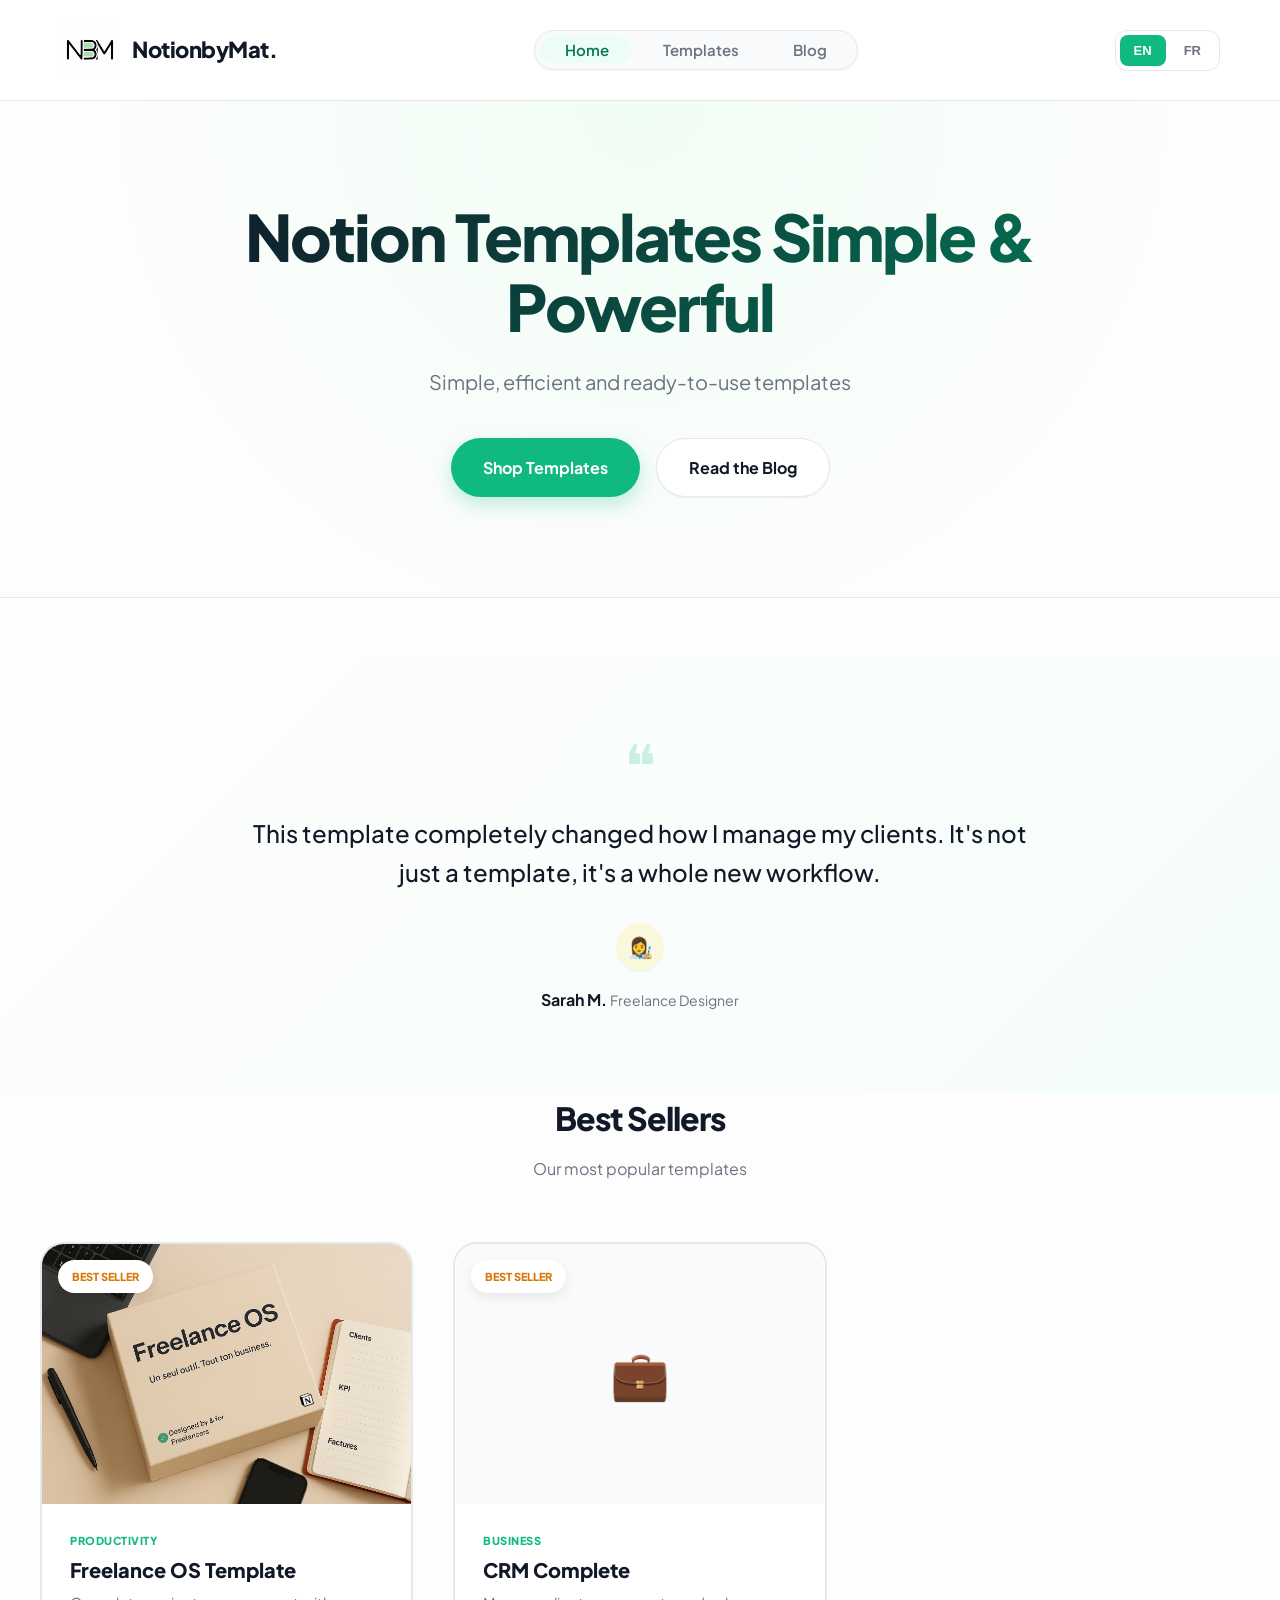
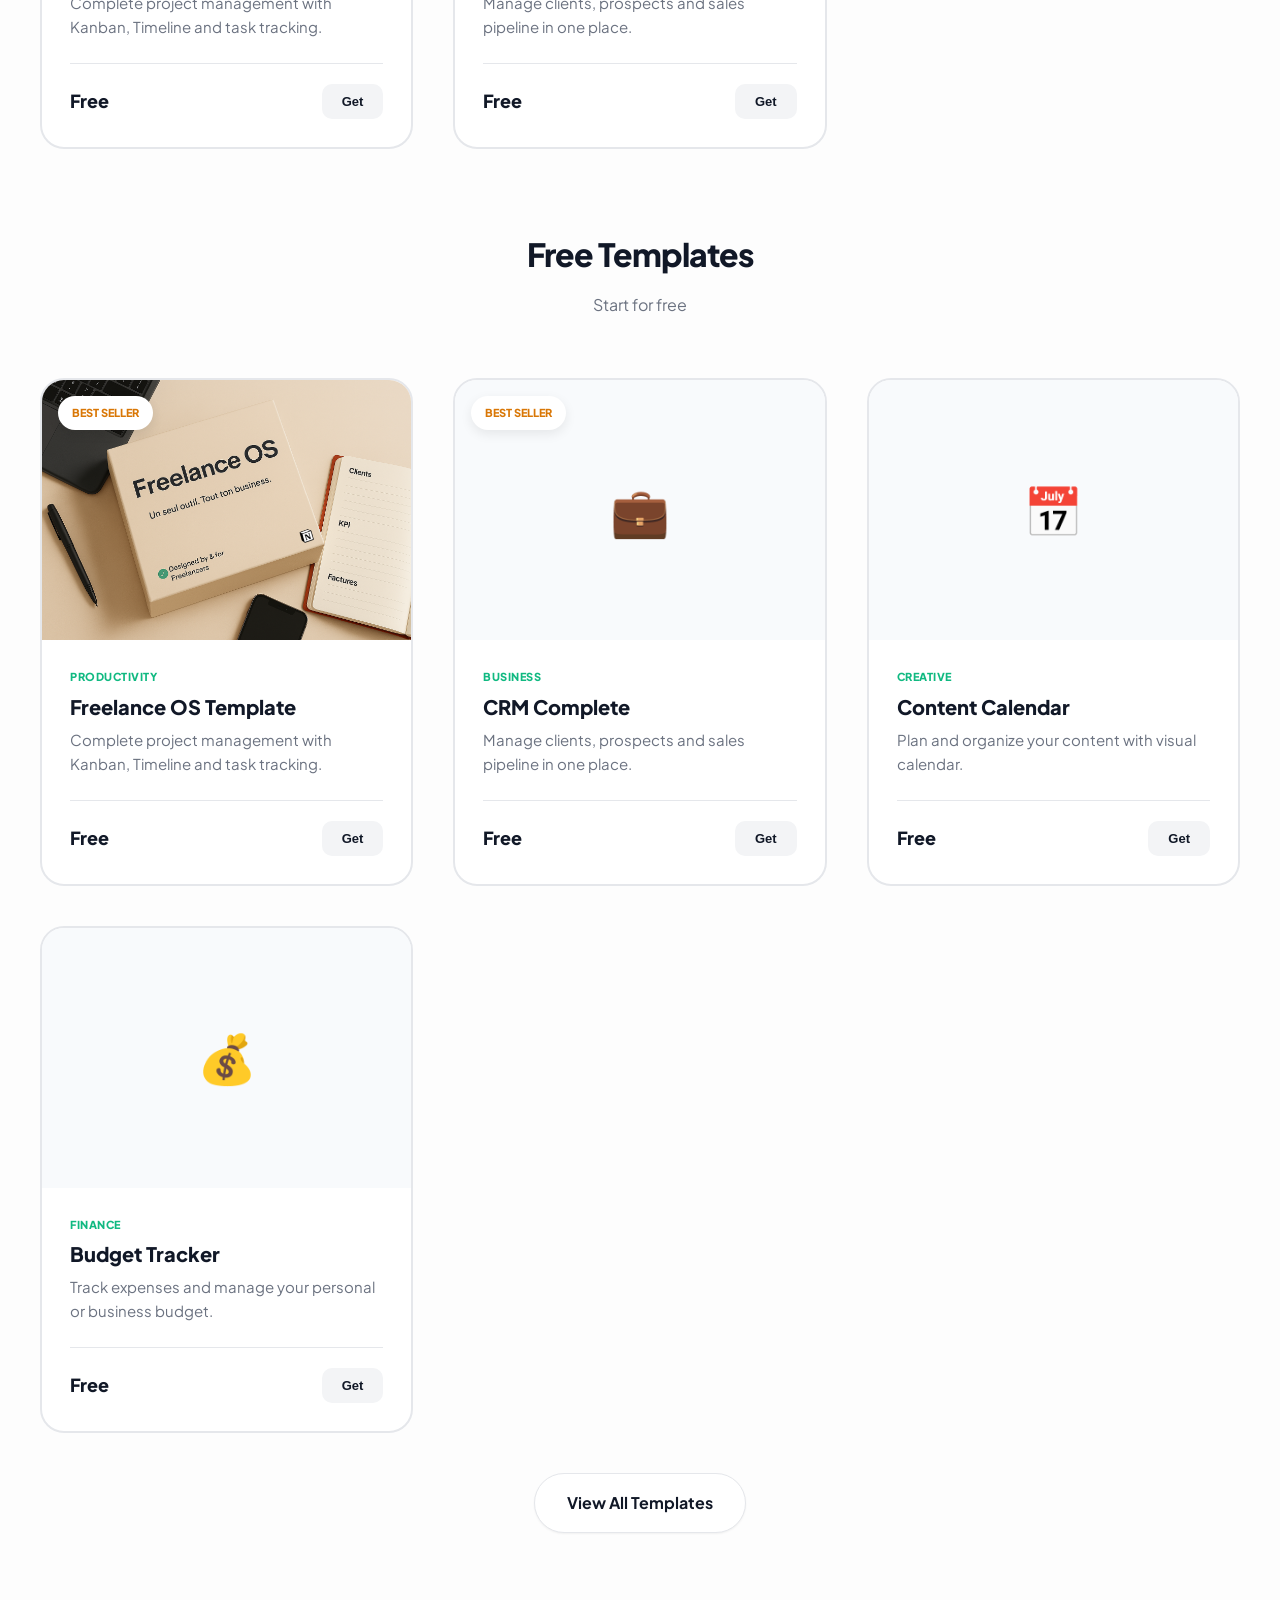
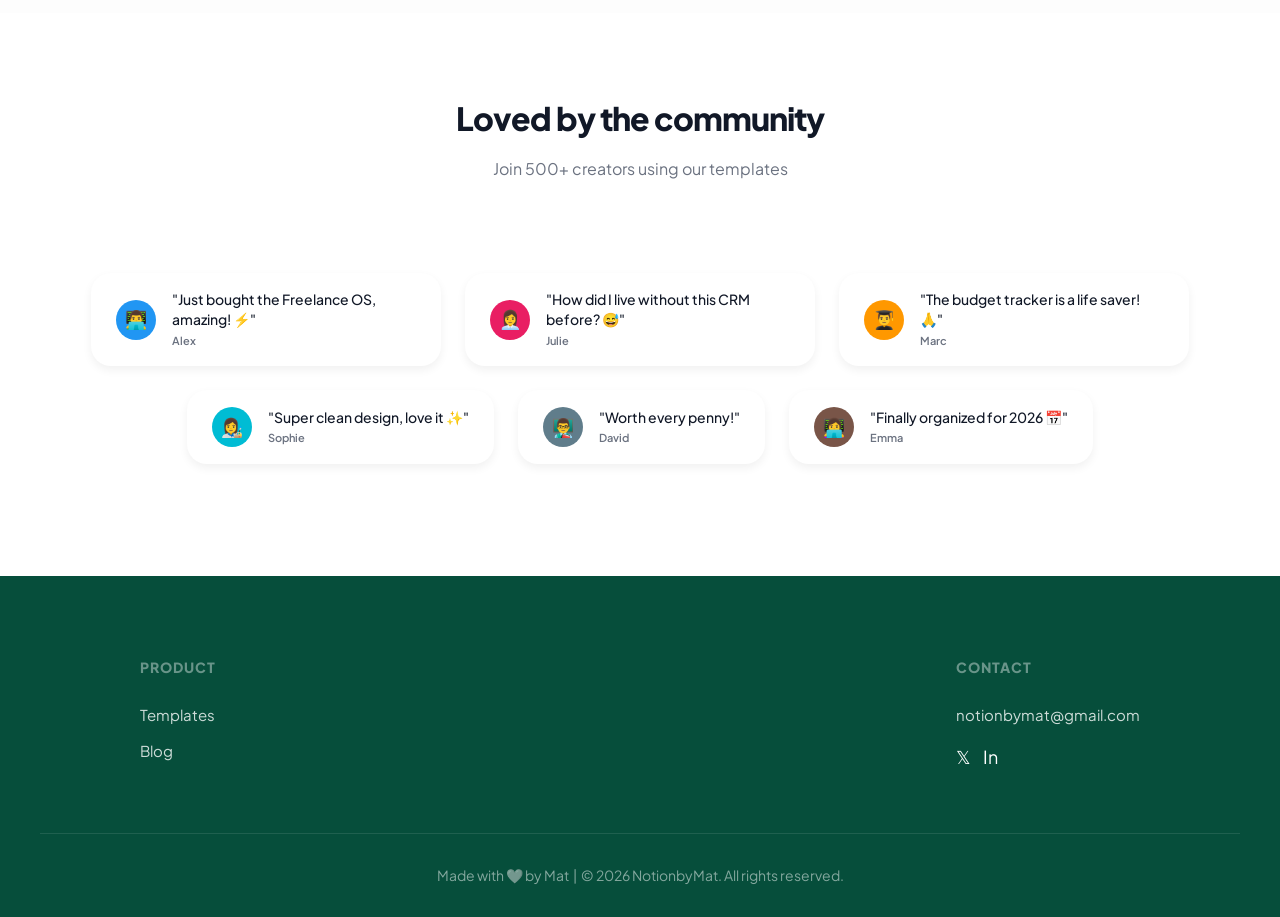
<file: index.html>
<!DOCTYPE html>
<html lang="en">

<head>
  <meta charset="UTF-8" />
  <meta name="viewport" content="width=device-width, initial-scale=1.0" />

  <!-- SEO -->
  <title>NotionbyMat - Notion Templates Simple & Powerful</title>
  <meta name="description"
    content="Discover simple, efficient and ready-to-use Notion templates for freelancers, businesses, and creatives. Free and Premium templates available.">
  <meta name="keywords" content="Notion templates, productivity, freelance, business, CRM, project management">
  <meta name="author" content="NotionbyMat">

  <!-- Open Graph / Facebook -->
  <meta property="og:type" content="website">
  <meta property="og:url" content="https://notionbymat.com/">
  <meta property="og:title" content="NotionbyMat - Notion Templates Simple & Powerful">
  <meta property="og:description"
    content="Discover simple, efficient and ready-to-use Notion templates for freelancers, businesses, and creatives.">
  <meta property="og:image" content="https://notionbymat.com/images/og-image.jpg">

  <!-- Twitter -->
  <meta property="twitter:card" content="summary_large_image">
  <meta property="twitter:url" content="https://notionbymat.com/">
  <meta property="twitter:title" content="NotionbyMat - Notion Templates Simple & Powerful">
  <meta property="twitter:description"
    content="Discover simple, efficient and ready-to-use Notion templates for freelancers, businesses, and creatives.">
  <meta property="twitter:image" content="https://notionbymat.com/images/og-image.png">

  <link rel="icon" type="image/svg+xml" href="images/logo.svg">
  <link rel="stylesheet" href="style.css" />
</head>

<body>
  <!-- HEADER UNIFIÉ -->
  <nav>
    <a href="index.html" class="logo">
      <img src="images/logo.svg" alt="NotionbyMat Logo">
      <span>NotionbyMat.</span>
    </a>

    <ul class="nav-center">
      <li><a href="index.html" class="active-page" data-i18n="nav.home">Accueil</a></li>
      <li><a href="templates.html" data-i18n="nav.templates">Templates</a></li>
      <li><a href="blog.html" data-i18n="nav.blog">Blog</a></li>
    </ul>

    <div class="nav-right">
      <div class="lang-switcher" aria-label="Language switcher">
        <button class="lang-btn active" data-lang="en" type="button">EN</button>
        <button class="lang-btn" data-lang="fr" type="button">FR</button>
      </div>
    </div>
  </nav>

  <main>
    <!-- HERO WRAPPER -->
    <div class="hero-wrapper">
      <header class="hero">
        <h1 data-i18n="hero.title">Notion Templates Simple &amp; Powerful</h1>
        <p class="hero-subtitle" data-i18n="hero.subtitle">Simple, efficient and ready-to-use templates</p>

        <div class="hero-cta">
          <a class="btn btn-primary" href="templates.html" data-i18n="hero.cta.primary">Shop Templates</a>
          <a class="btn btn-secondary" href="blog.html" data-i18n="hero.cta.secondary">Read the Blog</a>
        </div>
      </header>
    </div>

    <!-- FEATURED QUOTE SECTION -->
    <section class="featured-quote-section" id="quoteSection">
      <div class="quote-container">
        <div class="quote-icon">❝</div>
        <p class="quote-text" id="quoteText" data-i18n-html="true"></p>
        <div class="quote-author">
          <div class="quote-avatar" id="quoteAvatar"></div>
          <div class="quote-info">
            <span class="quote-name" id="quoteName"></span>
            <span class="quote-role" id="quoteRole"></span>
          </div>
        </div>
      </div>
    </section>

    <!-- BEST SELLERS -->
    <section class="templates">
      <div class="section-header">
        <h2 data-i18n="section.bestsellers">Best Sellers</h2>
        <p data-i18n="section.bestsellers.subtitle">Our most popular templates</p>
      </div>

      <div class="templates-grid" id="bestsellersGrid"></div>
    </section>

    <!-- FREE TEMPLATES -->
    <section class="templates">
      <div class="section-header">
        <h2 data-i18n="section.free">Free Templates</h2>
        <p data-i18n="section.free.subtitle">Start for free</p>
      </div>

      <div class="templates-grid" id="freeGrid"></div>

      <div class="center-actions" style="text-align: center; margin-top: 40px;">
        <a class="btn btn-secondary" href="templates.html" data-i18n="common.learnMore">View All Templates</a>
      </div>
    </section>
  </main>



  <!-- CHAT WALL SECTION -->
  <section class="chat-wall-section">
    <div class="section-header">
      <h2 data-i18n="testimonials.title">Loved by the community</h2>
      <p data-i18n="testimonials.subtitle">Join 500+ creators using our templates</p>
    </div>
    <div class="chat-wall-grid" id="chatWallGrid">
      <!-- Chat bubbles injected by JS -->
    </div>
  </section>

  <!-- FOOTER UNIFIÉ -->
  <footer>
    <div class="footer-content">
      <div class="footer-section">
        <h3 data-i18n="footer.product">Product</h3>
        <a href="templates.html" data-i18n="footer.templates">Templates</a>
        <a href="blog.html" data-i18n="footer.blog">Blog</a>
      </div>
      <div class="footer-section">
        <h3 data-i18n="footer.contact">Contact</h3>
        <p>notionbymat@gmail.com</p>
        <div class="footer-socials">
          <a href="#" class="social-link">𝕏</a>
          <a href="#" class="social-link">In</a>
        </div>
      </div>
    </div>
    <div class="footer-bottom">
      <p>Made with <span class="heart">🤍</span> by Mat &nbsp;|&nbsp; <span data-i18n="footer.rights">© 2026
          NotionbyMat. All rights reserved.</span></p>
    </div>
  </footer>

  <!-- Scripts -->
  <script src="translations.js"></script>
  <script src="data.js"></script>
  <script src="blogData.js"></script>
  <script src="testimonialsData.js"></script>
  <script src="script.js"></script>
</body>

</html>
</file>
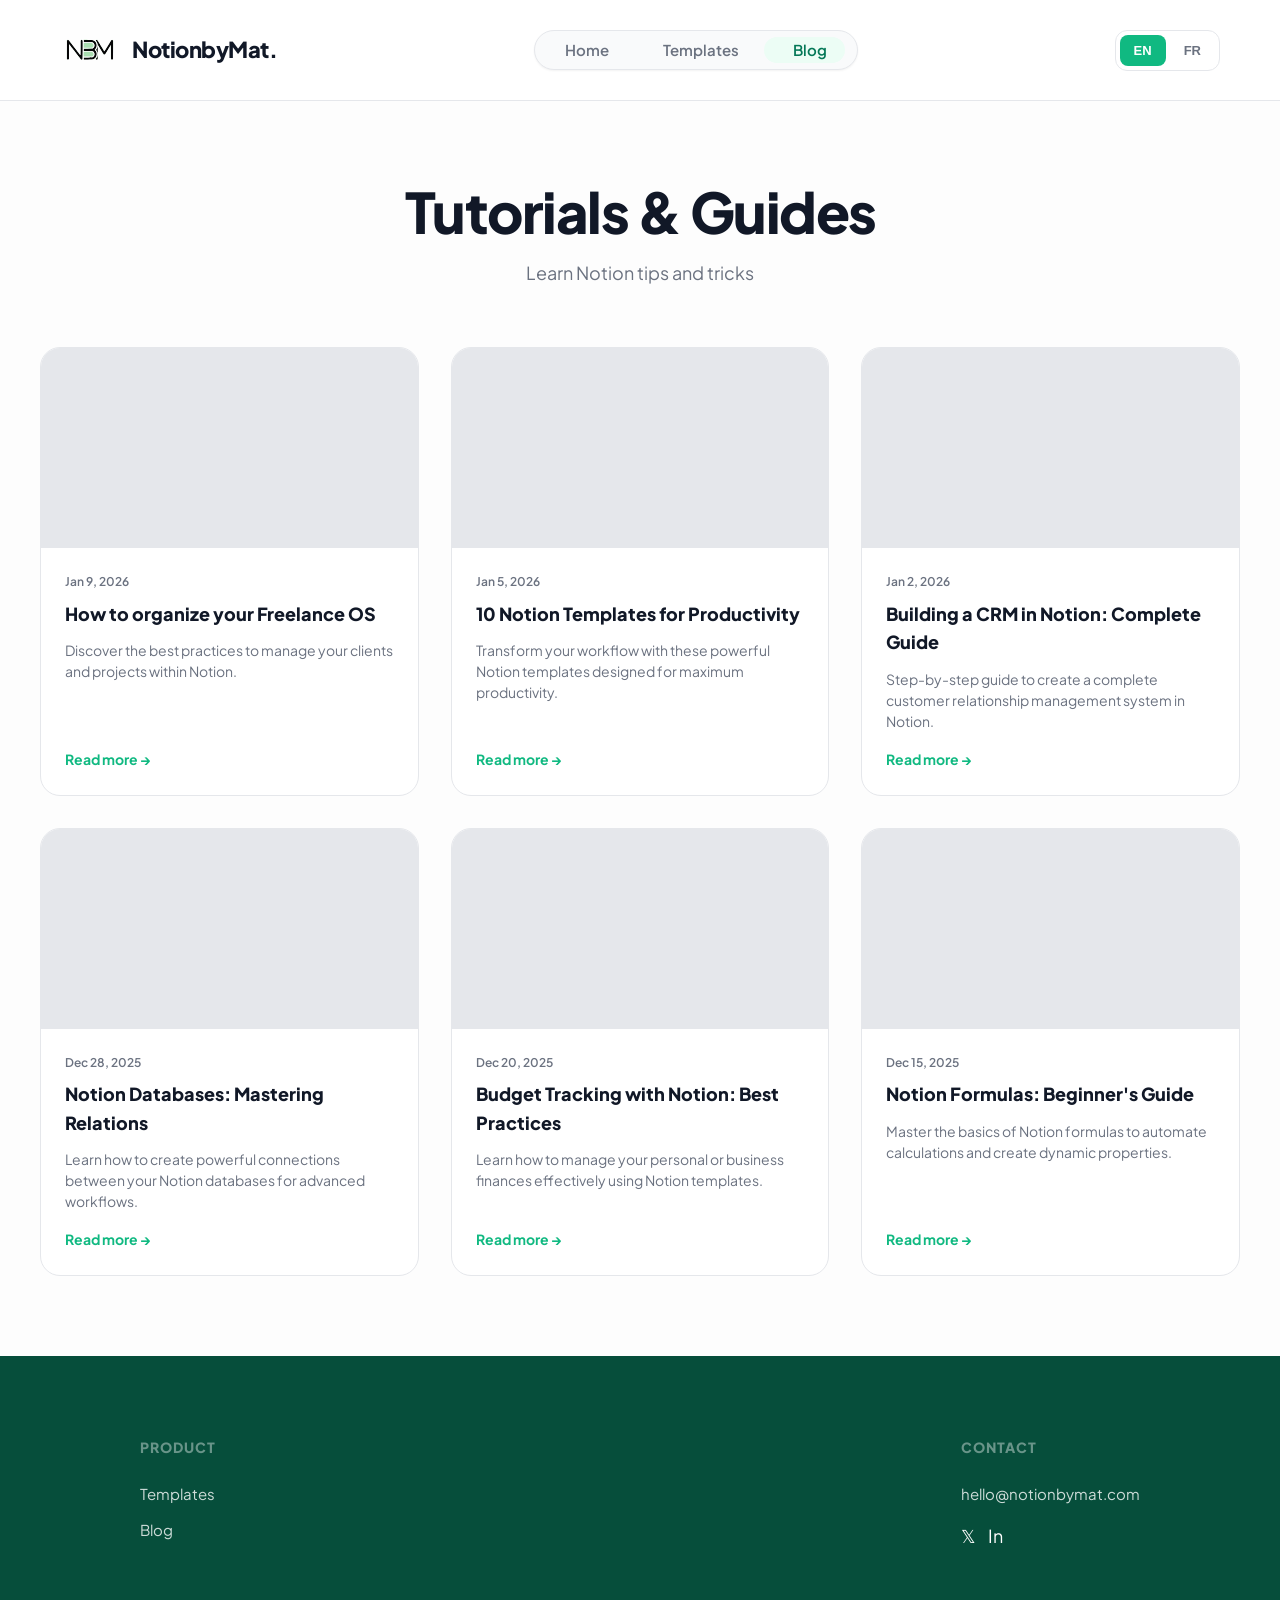
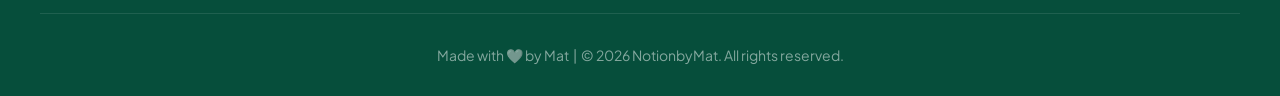
<file: blog.html>
<!DOCTYPE html>
<html lang="en">

<head>
  <meta charset="UTF-8">
  <meta name="viewport" content="width=device-width, initial-scale=1.0">

  <!-- SEO -->
  <title>Blog - Tutorials & Guides - NotionbyMat</title>
  <meta name="description"
    content="Learn Notion tips and tricks through our tutorials and guides. Master Notion for productivity, business, and personal organization.">
  <meta name="keywords" content="Notion tutorials, Notion tips, productivity guides, Notion how-to">

  <!-- Open Graph / Facebook -->
  <meta property="og:type" content="website">
  <meta property="og:url" content="https://notionbymat.com/blog">
  <meta property="og:title" content="Blog - Tutorials & Guides - NotionbyMat">
  <meta property="og:description" content="Learn Notion tips and tricks through our tutorials and guides.">
  <meta property="og:image" content="https://notionbymat.com/images/og-image.jpg">

  <!-- Twitter -->
  <meta property="twitter:card" content="summary_large_image">
  <meta property="twitter:url" content="https://notionbymat.com/blog">
  <meta property="twitter:title" content="Blog - Tutorials & Guides - NotionbyMat">
  <meta property="twitter:description" content="Learn Notion tips and tricks through our tutorials and guides.">
  <meta property="twitter:image" content="https://notionbymat.com/images/og-image.jpg">

  <link rel="icon" type="image/svg+xml" href="images/logo.svg">
  <link rel="stylesheet" href="style.css">
</head>

<body>

  <!-- HEADER UNIFIÉ -->
  <nav>
    <a href="index.html" class="logo">
      <img src="images/logo.svg" alt="NotionbyMat Logo">
      <span>NotionbyMat.</span>
    </a>

    <ul class="nav-center">
      <li><a href="index.html" data-i18n="nav.home">Accueil</a></li>
      <li><a href="templates.html" data-i18n="nav.templates">Templates</a></li>
      <li><a href="blog.html" class="active-page" data-i18n="nav.blog">Blog</a></li>
    </ul>

    <div class="nav-right">
      <div class="lang-switcher">
        <button class="lang-btn active" data-lang="en">EN</button>
        <button class="lang-btn" data-lang="fr">FR</button>
      </div>
    </div>
  </nav>

  <main>
    <header class="page-header">
      <h1 data-i18n="blog.title">Tutorials & Guides</h1>
      <p data-i18n="blog.subtitle">Learn Notion tips and tricks</p>
    </header>

    <section class="templates">
      <div class="blog-grid" id="blogGrid">
        <!-- Articles injectés par JS ou HTML statique -->
        <div class="blog-card">
          <div class="blog-image"></div>
          <div class="blog-content">
            <span class="blog-date">Jan 09, 2026</span>
            <h3 class="blog-title">How to organize your Freelance OS</h3>
            <p class="blog-excerpt">Discover the best practices to manage your clients and projects within Notion.</p>
            <a href="#" class="blog-link">Read more →</a>
          </div>
        </div>
      </div>
    </section>
  </main>

  <!-- FOOTER UNIFIÉ -->
  <footer>
    <div class="footer-content">
      <div class="footer-section">
        <h3 data-i18n="footer.product">Product</h3>
        <a href="templates.html" data-i18n="footer.templates">Templates</a>
        <a href="blog.html" data-i18n="footer.blog">Blog</a>
      </div>
      <div class="footer-section">
        <h3 data-i18n="footer.contact">Contact</h3>
        <p>hello@notionbymat.com</p>
        <div class="footer-socials">
          <a href="#" class="social-link">𝕏</a>
          <a href="#" class="social-link">In</a>
        </div>
      </div>
    </div>
    <div class="footer-bottom">
      <p>Made with <span class="heart">🤍</span> by Mat &nbsp;|&nbsp; <span data-i18n="footer.rights">© 2026
          NotionbyMat. All rights reserved.</span></p>
    </div>
  </footer>

  <!-- Scripts -->
  <script src="translations.js"></script>
  <script src="data.js"></script>
  <script src="blogData.js"></script>
  <script src="script.js"></script>
</body>

</html>
</file>
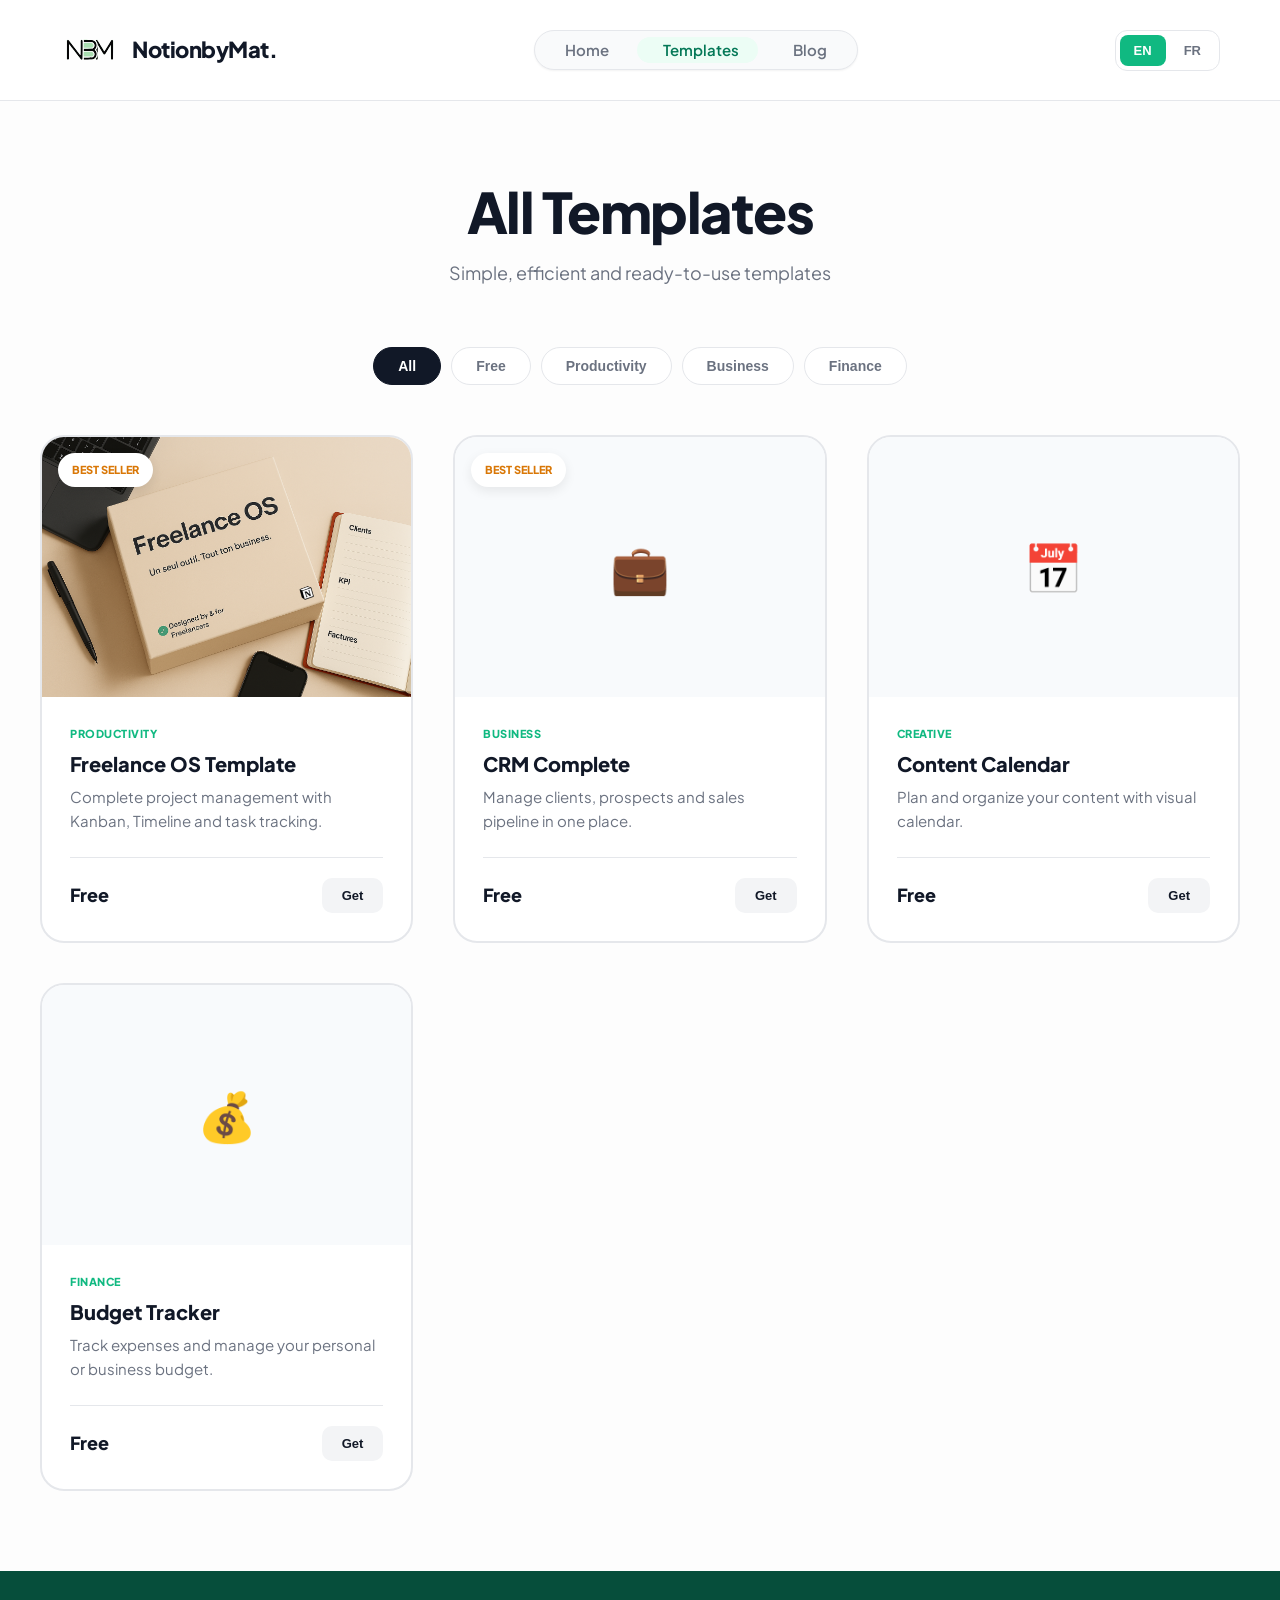
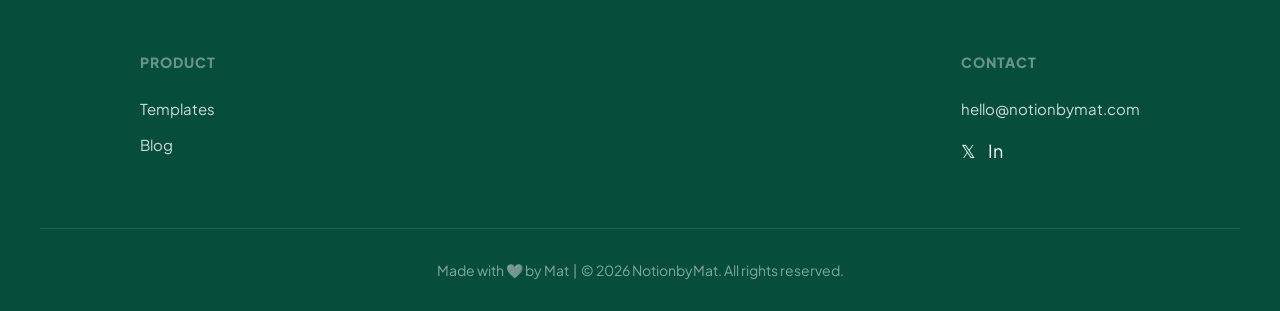
<file: templates.html>
<!DOCTYPE html>
<html lang="en">

<head>
  <meta charset="UTF-8" />
  <meta name="viewport" content="width=device-width, initial-scale=1.0" />

  <!-- SEO -->
  <title>All Templates - NotionbyMat</title>
  <meta name="description"
    content="Browse our complete collection of Notion templates. Find productivity, business, finance and creative templates for all your needs.">
  <meta name="keywords" content="Notion templates, productivity templates, business templates, CRM, freelance OS">

  <!-- Open Graph / Facebook -->
  <meta property="og:type" content="website">
  <meta property="og:url" content="https://notionbymat.com/templates">
  <meta property="og:title" content="All Templates - NotionbyMat">
  <meta property="og:description"
    content="Browse our complete collection of Notion templates for productivity, business, and more.">
  <meta property="og:image" content="https://notionbymat.com/images/og-image.jpg">

  <!-- Twitter -->
  <meta property="twitter:card" content="summary_large_image">
  <meta property="twitter:url" content="https://notionbymat.com/templates">
  <meta property="twitter:title" content="All Templates - NotionbyMat">
  <meta property="twitter:description"
    content="Browse our complete collection of Notion templates for productivity, business, and more.">
  <meta property="twitter:image" content="https://notionbymat.com/images/og-image.jpg">

  <link rel="icon" type="image/svg+xml" href="images/logo.svg">
  <link rel="stylesheet" href="style.css" />
</head>

<body>
  <!-- HEADER UNIFIÉ -->
  <nav>
    <a href="index.html" class="logo">
      <img src="images/logo.svg" alt="NotionbyMat Logo">
      <span>NotionbyMat.</span>
    </a>

    <ul class="nav-center">
      <li><a href="index.html" data-i18n="nav.home">Accueil</a></li>
      <li><a href="templates.html" class="active-page" data-i18n="nav.templates">Templates</a></li>
      <li><a href="blog.html" data-i18n="nav.blog">Blog</a></li>
    </ul>

    <div class="nav-right">
      <div class="lang-switcher" aria-label="Language switcher">
        <button class="lang-btn active" data-lang="en" type="button">EN</button>
        <button class="lang-btn" data-lang="fr" type="button">FR</button>
      </div>
    </div>
  </nav>

  <main>
    <header class="page-header">
      <h1 data-i18n="templates.title">All Templates</h1>
      <p data-i18n="templates.subtitle">Simple, efficient and ready-to-use templates</p>
    </header>

    <section class="templates">
      <div class="filter-buttons">
        <button class="filter-btn active" data-filter="all" type="button" data-i18n="filter.all">All</button>
        <button class="filter-btn" data-filter="free" type="button" data-i18n="filter.free">Free</button>
        <button class="filter-btn" data-filter="productivity" type="button"
          data-i18n="filter.productivity">Productivity</button>
        <button class="filter-btn" data-filter="business" type="button" data-i18n="filter.business">Business</button>
        <button class="filter-btn" data-filter="finance" type="button" data-i18n="filter.finance">Finance</button>
      </div>

      <div class="templates-grid" id="templatesGrid"></div>
    </section>
  </main>

  <!-- FOOTER UNIFIÉ -->
  <footer>
    <div class="footer-content">
      <div class="footer-section">
        <h3 data-i18n="footer.product">Product</h3>
        <a href="templates.html" data-i18n="footer.templates">Templates</a>
        <a href="blog.html" data-i18n="footer.blog">Blog</a>
      </div>
      <div class="footer-section">
        <h3 data-i18n="footer.contact">Contact</h3>
        <p>hello@notionbymat.com</p>
        <div class="footer-socials">
          <a href="#" class="social-link">𝕏</a>
          <a href="#" class="social-link">In</a>
        </div>
      </div>
    </div>
    <div class="footer-bottom">
      <p>Made with <span class="heart">🤍</span> by Mat &nbsp;|&nbsp; <span data-i18n="footer.rights">© 2026
          NotionbyMat. All rights reserved.</span></p>
    </div>
  </footer>

  <!-- Scripts -->
  <script src="translations.js"></script>
  <script src="data.js"></script>
  <script src="blogData.js"></script>
  <script src="script.js"></script>
</body>

</html>
</file>
<file: style.css>
/* ==========================================================================
   NOTIONBYMAT - HYBRID STYLES 2026
   Design: Modern Green UI (Glassmorphism + Emerald)
   Structure: Robust Functional CSS
   ========================================================================== */

/* --- IMPORTS & VARIABLES --- */
@import url('https://fonts.googleapis.com/css2?family=Plus+Jakarta+Sans:wght@400;500;600;700;800&display=swap');

:root {
  /* --- PALETTE 2026 : EMERALD & MINT --- */
  --color-primary: #10B981;
  --color-primary-dark: #047857;
  --color-primary-light: #ECFDF5;
  --color-secondary: #064E3B;

  /* --- NEUTRES MODERNES --- */
  --color-bg: #FDFDFD;
  --color-surface: #FFFFFF;

  --color-text-main: #111827;
  --color-text-muted: #6B7280;
  --color-border: #E5E7EB;

  /* --- DESIGN TOKENS --- */
  --radius-lg: 20px;
  --radius-md: 12px;
  --radius-sm: 8px;
  --radius-pill: 999px;

  --font-sans: 'Plus Jakarta Sans', -apple-system, BlinkMacSystemFont, sans-serif;

  /* Ombres (Elevations) */
  --shadow-sm: 0 1px 2px rgba(0, 0, 0, 0.05);
  --shadow-card: 0 4px 10px rgba(0, 0, 0, 0.06);
  --shadow-hover: 0 20px 25px -5px rgba(0, 0, 0, 0.08), 0 10px 10px -5px rgba(0, 0, 0, 0.03);
  --shadow-modal: 0 25px 50px -12px rgba(0, 0, 0, 0.25);

  /* Espacements (Spacing Scale) */
  --space-xs: 8px;
  --space-sm: 12px;
  --space-md: 16px;
  --space-lg: 24px;
  --space-xl: 32px;
  --space-2xl: 40px;
  --space-3xl: 60px;
  --space-4xl: 80px;
}

/* ==========================================================================
   RESET & BASE
   ========================================================================== */
* {
  margin: 0;
  padding: 0;
  box-sizing: border-box;
}

html {
  scroll-behavior: smooth;
}

body {
  font-family: var(--font-sans);
  background-color: var(--color-bg);
  color: var(--color-text-main);
  line-height: 1.6;
  -webkit-font-smoothing: antialiased;
  display: flex;
  flex-direction: column;
  min-height: 100vh;
}


a {
  text-decoration: none;
  color: inherit;
}

main {
  flex: 1;
  /* Pousse le footer en bas */
}

/* ==========================================================================
   NAVIGATION (Large & Animée)
   ========================================================================== */
nav {
  display: flex;
  justify-content: space-between;
  align-items: center;
  padding: 20px 60px;
  min-height: 90px;

  background: rgba(255, 255, 255, 0.95);
  backdrop-filter: blur(12px);
  -webkit-backdrop-filter: blur(12px);

  position: sticky;
  top: 0;
  z-index: 100;
  border-bottom: 1px solid var(--color-border);

}


/* Logo */
.logo {
  display: flex;
  align-items: center;
  gap: 12px;
  font-size: 22px;
  font-weight: 800;
  color: var(--color-text-main);
  letter-spacing: -0.5px;
}

.logo img {
  height: 60px;
  width: auto;
  display: block;
}

/* Navigation Centrale (Capsule) */
.nav-center {
  display: flex;
  gap: 6px;
  list-style: none;
  background: #F9FAFB;
  padding: 6px;
  border-radius: var(--radius-pill);
  box-shadow: var(--shadow-sm);
  border: 1px solid var(--color-border);
  position: relative;
  /* Pour le pseudo-élément */
  overflow: hidden;
}

/* Pseudo-élément pour le slide effect */
.nav-center::before {
  content: '';
  position: absolute;
  top: 6px;
  left: 6px;
  width: var(--slider-width, 0px);
  height: calc(100% - 12px);
  border-radius: var(--radius-pill);
  background: var(--color-primary-light);
  transform: var(--slider-transform, translateX(0));
  z-index: 0;
  transition: transform 0.4s cubic-bezier(0.4, 0, 0.2, 1), width 0.4s cubic-bezier(0.4, 0, 0.2, 1);
  pointer-events: none;
}


.nav-center a {
  padding: 10px 24px;
  font-size: 15px;
  font-weight: 600;
  color: var(--color-text-muted);
  border-radius: var(--radius-pill);
  transition: color 0.3s ease;
  position: relative;
  z-index: 1;
}

.nav-center a:hover {
  color: var(--color-primary-dark);
}

.nav-center a.active-page {
  color: var(--color-primary-dark);
}


/* Navigation Droite (Langues) */
.nav-right {
  display: flex;
  align-items: center;
  gap: 16px;
}

.lang-switcher {
  display: flex;
  gap: 4px;
  background: var(--color-surface);
  padding: 4px;
  border-radius: 12px;
  border: 1px solid var(--color-border);
}

.lang-btn {
  background: transparent;
  border: none;
  padding: 8px 14px;
  font-size: 13px;
  font-weight: 700;
  cursor: pointer;
  color: var(--color-text-muted);
  border-radius: 8px;
  transition: all 0.2s ease;
}

.lang-btn:hover {
  color: var(--color-primary);
}

.lang-btn.active {
  background: var(--color-primary);
  color: white;
}

/* ==========================================================================
   HERO SECTION (Avec Background)
   ========================================================================== */
.hero-wrapper {
  background: radial-gradient(circle at 50% 0%, #F0FDF4 0%, rgba(255, 255, 255, 0) 70%);
  border-bottom: 1px solid var(--color-border);
  padding-bottom: 60px;
  margin-bottom: 60px;
}

.hero {
  padding: 100px 20px 40px;
  text-align: center;
  max-width: 1000px;
  margin: 0 auto;
}

.hero h1 {
  font-size: clamp(48px, 5vw, 72px);
  font-weight: 900;
  letter-spacing: -2px;
  line-height: 1.1;
  margin-bottom: 24px;
  background: linear-gradient(135deg, var(--color-text-main) 0%, var(--color-primary-dark) 100%);
  -webkit-background-clip: text;
  -webkit-text-fill-color: transparent;
  background-clip: text;
}


.hero-subtitle {
  font-size: 20px;
  color: var(--color-text-muted);
  max-width: 580px;
  margin: 0 auto 40px;
  line-height: 1.6;
}

.hero-cta {
  display: flex;
  gap: 16px;
  justify-content: center;
  flex-wrap: wrap;
}

/* ==========================================================================
   PAGE HEADER (Pour templates.html et blog.html)
   ========================================================================== */
.page-header {
  padding: 80px 20px 60px;
  text-align: center;
  max-width: 1000px;
  margin: 0 auto;
}

.page-header h1 {
  font-size: clamp(40px, 5vw, 56px);
  font-weight: 900;
  letter-spacing: -1.5px;
  line-height: 1.1;
  margin-bottom: 16px;
  color: var(--color-text-main);
}

.page-header p {
  font-size: 18px;
  color: var(--color-text-muted);
  max-width: 600px;
  margin: 0 auto;
}

/* ==========================================================================
   BOUTONS GLOBAUX
   ========================================================================== */
.btn {
  display: inline-flex;
  align-items: center;
  justify-content: center;
  padding: 16px 32px;
  border-radius: var(--radius-pill);
  font-size: 16px;
  font-weight: 700;
  cursor: pointer;
  transition: all 0.2s ease;
  border: none;
}

.btn-primary {
  background: var(--color-primary);
  color: white;
  box-shadow: 0 8px 20px rgba(16, 185, 129, 0.25);
}

.btn-primary:hover {
  background: var(--color-primary-dark);
  transform: translateY(-2px);
  box-shadow: 0 12px 24px rgba(16, 185, 129, 0.35);
}

.btn-secondary {
  background: white;
  color: var(--color-text-main);
  border: 1px solid var(--color-border);
  box-shadow: var(--shadow-sm);
}

.btn-secondary:hover {
  border-color: var(--color-text-main);
  transform: translateY(-2px);
}

/* ==========================================================================
   TEMPLATES & FILTERS
   ========================================================================== */
.templates {
  padding: 0 40px 80px;
  max-width: 1400px;
  margin: 0 auto;
}

.section-header {
  text-align: center;
  margin-bottom: 60px;
}

.section-header h2 {
  font-size: 32px;
  font-weight: 800;
  margin-bottom: 12px;
  letter-spacing: -1px;
}

.section-header p {
  color: var(--color-text-muted);
  font-size: 16px;
}

/* Filters */
.filter-buttons {
  display: flex;
  justify-content: center;
  gap: 10px;
  margin-bottom: 50px;
  flex-wrap: wrap;
}

.filter-btn {
  padding: 10px 24px;
  background: white;
  border: 1px solid var(--color-border);
  border-radius: var(--radius-pill);
  color: var(--color-text-muted);
  font-weight: 700;
  font-size: 14px;
  cursor: pointer;
  transition: all 0.2s ease;
}

.filter-btn:hover {
  border-color: var(--color-primary);
  color: var(--color-primary-dark);
}

.filter-btn.active {
  background: var(--color-text-main);
  border-color: var(--color-text-main);
  color: white;
}

/* Grid */
.templates-grid {
  display: grid;
  grid-template-columns: repeat(3, 1fr);
  gap: 40px;
}

@media (max-width: 1200px) {
  .templates-grid {
    grid-template-columns: repeat(2, 1fr);
  }
}

@media (max-width: 768px) {
  .templates-grid {
    grid-template-columns: 1fr;
  }
}

/* Card Style Modern Green */
.template-card {
  position: relative;
  background: var(--color-surface);
  border: 2px solid var(--color-border);
  border-radius: 24px;
  overflow: hidden;
  transition: all 0.4s cubic-bezier(0.16, 1, 0.3, 1);
  display: flex;
  flex-direction: column;
  cursor: pointer;
}

.template-card:hover {
  border-color: rgba(16, 185, 129, 0.4);
  box-shadow: var(--shadow-hover);
  transform: translateY(-8px);
}

/* Badge Best Seller */
.template-badge {
  position: absolute;
  top: 16px;
  left: 16px;
  z-index: 10;
  background: white;
  color: #D97706;
  font-size: 11px;
  font-weight: 800;
  padding: 8px 14px;
  border-radius: var(--radius-pill);
  text-transform: uppercase;
  box-shadow: 0 4px 12px rgba(0, 0, 0, 0.08);
}

/* Image Placeholder */
.template-image {
  width: 100%;
  height: 260px;
  background: #F8FAFC;
  display: flex;
  align-items: center;
  justify-content: center;
  font-size: 48px;
  position: relative;
}

.template-image img {
  width: 100%;
  height: 100%;
  object-fit: cover;
}

/* Info Container */
.template-info {
  padding: 28px;
  flex: 1;
  display: flex;
  flex-direction: column;
}

.template-category {
  font-size: 11px;
  font-weight: 800;
  text-transform: uppercase;
  color: var(--color-primary);
  margin-bottom: 8px;
  letter-spacing: 0.5px;
}

.template-title {
  font-size: 20px;
  font-weight: 800;
  margin-bottom: 8px;
  color: var(--color-text-main);
  line-height: 1.3;
}

.template-description {
  font-size: 15px;
  color: var(--color-text-muted);
  margin-bottom: 24px;
  flex: 1;
}

.template-footer {
  display: flex;
  justify-content: space-between;
  align-items: center;
  padding-top: 20px;
  border-top: 1px solid var(--color-border);
}

.template-price {
  font-size: 18px;
  font-weight: 800;
  color: var(--color-text-main);
}

.template-btn {
  padding: 10px 20px;
  background: #F3F4F6;
  color: var(--color-text-main);
  border: none;
  border-radius: 10px;
  font-size: 13px;
  font-weight: 800;
  cursor: pointer;
  transition: all 0.2s;
}

.template-btn:hover {
  background: var(--color-primary);
  color: white;
}


/* ==========================================================================
   BLOG GRID
   ========================================================================== */
.blog-grid {
  display: grid;
  grid-template-columns: repeat(auto-fill, minmax(350px, 1fr));
  gap: 32px;
}

.blog-card {
  background: var(--color-surface);
  border: 1px solid var(--color-border);
  border-radius: var(--radius-lg);
  overflow: hidden;
  transition: all 0.3s ease;
  display: flex;
  flex-direction: column;
  height: 100%;
}

.blog-card:hover {
  transform: translateY(-4px);
  box-shadow: var(--shadow-card);
}

.blog-image {
  height: 200px;
  background: #E5E7EB;
  width: 100%;
  object-fit: cover;
}

.blog-content {
  padding: 24px;
  flex: 1;
  display: flex;
  flex-direction: column;
}

.blog-date {
  font-size: 12px;
  color: var(--color-text-muted);
  margin-bottom: 8px;
  font-weight: 600;
}

.blog-title {
  font-size: 18px;
  font-weight: 800;
  margin-bottom: 12px;
  color: var(--color-text-main);
}

.blog-excerpt {
  font-size: 14px;
  color: var(--color-text-muted);
  margin-bottom: 16px;
  line-height: 1.5;
  flex: 1;
}

.blog-link {
  font-size: 14px;
  font-weight: 700;
  color: var(--color-primary);
  display: flex;
  align-items: center;
  gap: 4px;
}

/* ==========================================================================
   MODAL - SYSTÈME COMPLET
   ========================================================================== */

/* Overlay (Fond sombre + Flou) */
.modal-overlay {
  position: fixed;
  inset: 0;
  background: rgba(0, 0, 0, 0.5);
  backdrop-filter: blur(8px);
  -webkit-backdrop-filter: blur(8px);
  display: none;
  align-items: center;
  justify-content: center;
  padding: 24px;
  z-index: 1000;
  overflow-y: auto;
}

.modal-overlay.active {
  display: flex;
}

/* Conteneur Modal */
.modal-content {
  background: white;
  width: 90%;
  max-width: 900px;
  border-radius: 24px;
  overflow: hidden;
  position: relative;
  box-shadow: var(--shadow-modal);
  max-height: 90vh;
  display: flex;
  flex-direction: column;
  animation: modalSlideIn 0.4s cubic-bezier(0.16, 1, 0.3, 1) forwards;
}

@keyframes modalSlideIn {
  from {
    opacity: 0;
    transform: translateY(40px) scale(0.95);
  }

  to {
    opacity: 1;
    transform: translateY(0) scale(1);
  }
}

/* Bouton Fermeture (X) */
.modal-close {
  position: absolute;
  top: 20px;
  right: 20px;
  width: 44px;
  height: 44px;
  background: rgba(0, 0, 0, 0.05);
  border: none;
  border-radius: 50%;
  font-size: 28px;
  line-height: 1;
  cursor: pointer;
  z-index: 25;
  display: flex;
  align-items: center;
  justify-content: center;
  color: var(--color-text-main);
  transition: all 0.2s ease;
  font-weight: 300;
}

.modal-close:hover {
  background: rgba(0, 0, 0, 0.1);
  transform: rotate(90deg);
}

/* Switcher de Langue (dans la modal) */
.modal-lang-switcher {
  position: absolute;
  top: 20px;
  left: 50%;
  transform: translateX(-50%);
  z-index: 21;
  display: flex;
  gap: 4px;
  background: white;
  padding: 4px;
  border-radius: 10px;
  border: 1px solid var(--color-border);
  box-shadow: var(--shadow-sm);
}

.modal-lang-btn {
  background: transparent;
  border: none;
  padding: 6px 12px;
  font-size: 12px;
  font-weight: 700;
  cursor: pointer;
  color: var(--color-text-muted);
  border-radius: 6px;
  transition: all 0.2s ease;
}

.modal-lang-btn:hover {
  color: var(--color-primary);
}

.modal-lang-btn.active {
  background: var(--color-text-main);
  color: white;
}

/* Corps de la Modal (Scrollable) */
.modal-body {
  padding: 50px 40px 40px;
  overflow-y: auto;
  flex: 1;
}

.modal-body.scrollable {
  scrollbar-width: thin;
  scrollbar-color: var(--color-border) transparent;
}

.modal-body.scrollable::-webkit-scrollbar {
  width: 8px;
}

.modal-body.scrollable::-webkit-scrollbar-track {
  background: transparent;
}

.modal-body.scrollable::-webkit-scrollbar-thumb {
  background: var(--color-border);
  border-radius: 10px;
}

/* Badge Catégorie */
.modal-badge {
  display: inline-block;
  background: var(--color-primary-light);
  color: var(--color-primary-dark);
  font-size: 12px;
  font-weight: 800;
  padding: 8px 16px;
  border-radius: var(--radius-pill);
  text-transform: uppercase;
  letter-spacing: 0.5px;
  margin-bottom: 16px;
}

/* Titre */
.modal-title {
  font-size: 36px;
  font-weight: 800;
  margin-bottom: 16px;
  line-height: 1.2;
  letter-spacing: -1px;
  color: var(--color-text-main);
}

/* Description */
.modal-desc {
  color: var(--color-text-muted);
  font-size: 17px;
  margin-bottom: 32px;
  line-height: 1.6;
}

/* ==========================================================================
   MODAL - SLIDER (Galerie d'Images)
   ========================================================================== */
.modal-slider {
  background: #F9FAFB;
  position: relative;
  height: 450px;
  border-radius: 16px;
  overflow: hidden;
  margin-bottom: 30px;
  border: 1px solid var(--color-border);
}

.slider-container {
  width: 100%;
  height: 100%;
}

.slider-image {
  width: 100%;
  height: 100%;
  object-fit: contain;
  display: block;
}

/* Image unique (si pas de galerie) */
.modal-image-single {
  font-size: 120px;
  display: flex;
  align-items: center;
  justify-content: center;
  height: 300px;
  background: linear-gradient(135deg, #F0FDF4 0%, #ECFDF5 100%);
  border-radius: 16px;
  margin-bottom: 30px;
}

/* Flèches de Navigation */
.slider-arrow {
  position: absolute;
  top: 50%;
  transform: translateY(-50%);
  width: 48px;
  height: 48px;
  border-radius: 50%;
  background: white;
  border: 1px solid rgba(0, 0, 0, 0.08);
  font-size: 24px;
  color: var(--color-text-main);
  cursor: pointer;
  z-index: 10;
  display: flex;
  align-items: center;
  justify-content: center;
  box-shadow: 0 4px 12px rgba(0, 0, 0, 0.1);
  transition: all 0.2s ease;
  font-weight: 300;
  line-height: 1;
}

.slider-prev {
  left: 20px;
}

.slider-next {
  right: 20px;
}

.slider-arrow:hover {
  transform: translateY(-50%) scale(1.1);
  box-shadow: 0 6px 16px rgba(0, 0, 0, 0.15);
}

/* Points de Navigation (Dots) */
.slider-dots {
  position: absolute;
  bottom: 20px;
  left: 50%;
  transform: translateX(-50%);
  display: flex;
  gap: 8px;
  z-index: 10;
}

.dot {
  width: 8px;
  height: 8px;
  border-radius: 50%;
  background: rgba(0, 0, 0, 0.2);
  border: none;
  cursor: pointer;
  transition: all 0.3s ease;
  padding: 0;
}

.dot:hover {
  background: rgba(0, 0, 0, 0.4);
}

.dot.active {
  background: var(--color-primary);
  transform: scale(1.3);
}

/* ==========================================================================
   MODAL - SOCIAL PROOF (Statistiques + Use Cases)
   ========================================================================== */
.modal-social-proof {
  display: flex;
  flex-direction: column;
  gap: 16px;
  margin-bottom: 32px;
  padding: 24px 28px;
  background: linear-gradient(135deg, #FEF3C7 0%, #FDE68A 100%);
  border-radius: 16px;
  border: 1px solid #FCD34D;
}

.social-proof-stats {
  display: flex;
  align-items: center;
  justify-content: center;
  gap: 20px;
  flex-wrap: wrap;
}

.stat-item {
  display: flex;
  align-items: center;
  gap: 8px;
  font-size: 15px;
  font-weight: 700;
  color: #78350F;
}

.stat-icon {
  font-size: 20px;
}

.stat-divider {
  width: 1px;
  height: 24px;
  background: #D97706;
  opacity: 0.3;
}

.social-proof-tags {
  display: flex;
  align-items: center;
  justify-content: center;
  gap: 10px;
  flex-wrap: wrap;
}

.social-proof-label {
  font-size: 13px;
  font-weight: 700;
  color: #92400E;
  text-transform: uppercase;
  letter-spacing: 0.5px;
}

.use-case-tag {
  background: white;
  padding: 6px 14px;
  border-radius: 8px;
  font-size: 13px;
  font-weight: 600;
  color: #78350F;
  border: 1px solid #FCD34D;
  transition: all 0.2s ease;
}

.use-case-tag:hover {
  transform: translateY(-1px);
  box-shadow: 0 4px 8px rgba(0, 0, 0, 0.1);
}

.modal-use-cases {
  display: none;
}

/* ==========================================================================
   MODAL - BOUTONS D'ACHAT (Top Actions)
   ========================================================================== */
.modal-actions-top,
.modal-actions-bottom {
  display: grid;
  grid-template-columns: 1fr 1fr;
  gap: 16px;
  margin-bottom: 30px;
}

.modal-btn {
  display: flex;
  align-items: center;
  justify-content: center;
  gap: 8px;
  padding: 16px 24px;
  border-radius: var(--radius-pill);
  font-size: 15px;
  font-weight: 700;
  transition: all 0.2s ease;
  position: relative;
  text-decoration: none;
  border: none;
  cursor: pointer;
  text-align: center;
}

.modal-btn.primary {
  background: var(--color-primary);
  color: white;
  box-shadow: 0 8px 20px rgba(16, 185, 129, 0.25);
}

.modal-btn.primary:hover {
  background: var(--color-primary-dark);
  transform: translateY(-2px);
  box-shadow: 0 12px 24px rgba(16, 185, 129, 0.35);
}

.modal-btn.secondary {
  background: white;
  border: 1px solid var(--color-border);
  color: var(--color-text-main);
  box-shadow: var(--shadow-sm);
}

.modal-btn.secondary:hover {
  border-color: var(--color-text-main);
  transform: translateY(-2px);
  box-shadow: var(--shadow-card);
}

/* Conteneur de Prix */
.btn-price-container {
  display: flex;
  align-items: center;
  gap: 8px;
}

.price-original {
  text-decoration: line-through;
  opacity: 0.6;
  font-size: 14px;
  font-weight: 600;
}

.price-promo {
  font-size: 18px;
  font-weight: 800;
}

/* Badge Promo */
.promo-badge {
  position: absolute;
  top: -10px;
  right: -10px;
  background: #EF4444;
  color: white;
  font-size: 10px;
  font-weight: 800;
  padding: 5px 10px;
  border-radius: 6px;
  text-transform: uppercase;
  letter-spacing: 0.5px;
  box-shadow: 0 4px 12px rgba(239, 68, 68, 0.4);
  animation: pulse 2s infinite;
}

@keyframes pulse {

  0%,
  100% {
    transform: scale(1);
  }

  50% {
    transform: scale(1.05);
  }
}

/* ==========================================================================
   MODAL - FEATURES (Ce que vous obtenez)
   ========================================================================== */
.modal-features-container {
  background: #F9FAFB;
  padding: 32px;
  border-radius: 20px;
  margin-bottom: 30px;
  display: grid;
  grid-template-columns: 1fr 1fr;
  gap: 40px;
  border: 1px solid var(--color-border);
}

.modal-section h4 {
  font-size: 13px;
  font-weight: 800;
  margin-bottom: 16px;
  text-transform: uppercase;
  color: var(--color-text-muted);
  letter-spacing: 0.5px;
}

.modal-section ul {
  list-style: none;
  padding: 0;
  margin: 0;
}

.modal-section li {
  font-size: 15px;
  margin-bottom: 12px;
  display: flex;
  align-items: flex-start;
  gap: 10px;
  color: var(--color-text-main);
  line-height: 1.5;
}

.modal-section.pro li {
  color: var(--color-primary-dark);
}

/* ==========================================================================
   MODAL - INCLUS (Guide, Support, etc.)
   ========================================================================== */
.modal-included {
  text-align: center;
  border-top: 1px solid var(--color-border);
  padding-top: 30px;
  margin-bottom: 30px;
}

.included-title {
  font-size: 12px;
  font-weight: 700;
  text-transform: uppercase;
  color: var(--color-text-muted);
  margin-bottom: 16px;
  letter-spacing: 1px;
}

.included-items {
  display: flex;
  justify-content: center;
  gap: 24px;
  flex-wrap: wrap;
  font-size: 14px;
  font-weight: 600;
  color: var(--color-text-main);
}

.included-items span {
  display: flex;
  align-items: center;
  gap: 4px;
}

/* ==========================================================================
   MODAL - VIDÉO (Optionnelle)
   ========================================================================== */
.modal-video {
  margin-bottom: 30px;
}

.modal-video h4 {
  font-size: 18px;
  font-weight: 800;
  margin-bottom: 16px;
  color: var(--color-text-main);
}

.video-wrapper {
  position: relative;
  width: 100%;
  padding-bottom: 56.25%;
  height: 0;
  overflow: hidden;
  border-radius: 12px;
  background: #F3F4F6;
}

.video-wrapper iframe {
  position: absolute;
  top: 0;
  left: 0;
  width: 100%;
  height: 100%;
  border: none;
  border-radius: 12px;
}

/* ==========================================================================
   FOOTER
   ========================================================================== */
footer {
  background: var(--color-secondary);
  color: white;
  padding: 80px 40px 30px;
  margin-top: auto;
}

.footer-content {
  display: flex;
  justify-content: space-between;
  max-width: 1000px;
  margin: 0 auto 50px;
  flex-wrap: wrap;
  gap: 40px;
}

.footer-section h3 {
  font-size: 14px;
  font-weight: 800;
  text-transform: uppercase;
  margin-bottom: 24px;
  color: rgba(255, 255, 255, 0.4);
  letter-spacing: 1px;
}

.footer-section a {
  display: block;
  color: white;
  margin-bottom: 12px;
  opacity: 0.8;
  transition: opacity 0.2s;
  font-size: 15px;
}

.footer-section a:hover {
  opacity: 1;
}

.footer-section p {
  opacity: 0.8;
  font-size: 15px;
}

.footer-socials {
  display: flex;
  gap: 12px;
  margin-top: 16px;
}

.footer-socials a {
  font-size: 18px;
  opacity: 1;
}

.footer-bottom {
  text-align: center;
  padding-top: 30px;
  border-top: 1px solid rgba(255, 255, 255, 0.1);
  font-size: 14px;
  color: rgba(255, 255, 255, 0.5);
}

/* Footer Heart Animation */
.heart {
  display: inline-block;
  animation: heartbeat 1.5s ease-in-out infinite;
}

@keyframes heartbeat {

  0%,
  100% {
    transform: scale(1);
  }

  25% {
    transform: scale(1.1);
  }

  50% {
    transform: scale(1);
  }
}

.social-link {
  font-size: 18px;
  opacity: 1;
  transition: transform 0.2s ease;
}

.social-link:hover {
  transform: scale(1.2);
}

/* ==========================================================================
   RESPONSIVE
   ========================================================================== */
@media (max-width: 768px) {
  nav {
    padding: 16px 20px;
    height: auto;
    flex-wrap: wrap;
    gap: 16px;
  }

  .nav-center {
    order: 3;
    width: 100%;
    justify-content: center;
    margin-top: 0;
    box-shadow: none;
    background: transparent;
    border: none;
  }

  .nav-center a {
    background: white;
    border: 1px solid var(--color-border);
    padding: 8px 16px;
    font-size: 13px;
  }

  .hero-wrapper {
    background: linear-gradient(180deg, #F0FDF4 0%, rgba(255, 255, 255, 0) 100%);
  }

  .hero h1 {
    font-size: 40px;
  }

  .templates {
    padding: 0 20px 60px;
  }

  .templates-grid {
    grid-template-columns: 1fr;
  }

  .blog-grid {
    grid-template-columns: 1fr;
  }

  .modal-content {
    max-width: 100%;
    width: 95%;
  }

  .modal-body {
    padding: 50px 24px 30px;
  }

  .modal-title {
    font-size: 28px;
  }

  .modal-slider {
    height: 300px;
  }

  .modal-features-container {
    grid-template-columns: 1fr;
    gap: 24px;
    padding: 24px;
  }

  .modal-actions-top,
  .modal-actions-bottom {
    grid-template-columns: 1fr;
  }

  .slider-arrow {
    width: 40px;
    height: 40px;
    font-size: 20px;
  }

  .slider-prev {
    left: 12px;
  }

  .slider-next {
    right: 12px;
  }

  .social-proof-stats {
    flex-direction: column;
    gap: 12px;
  }

  .stat-divider {
    display: none;
  }

  .included-items {
    flex-direction: column;
    gap: 12px;
  }

  .footer-content {
    flex-direction: column;
    gap: 30px;
  }
}

/* ==========================================================================
   FEATURED QUOTE SECTION
   ========================================================================== */
.featured-quote-section {
  padding: var(--space-4xl) var(--space-lg);
  display: flex;
  justify-content: center;
  align-items: center;
  background: linear-gradient(135deg, rgba(255, 255, 255, 0.5), rgba(236, 253, 245, 0.5));
}

.quote-container {
  max-width: 800px;
  text-align: center;
  position: relative;
  opacity: 1;
  transition: opacity 0.6s ease;
}

.quote-icon {
  font-family: serif;
  font-size: 60px;
  color: var(--color-primary);
  opacity: 0.2;
  line-height: 1;
  margin-bottom: var(--space-md);
}

.quote-text {
  font-size: 24px;
  font-weight: 500;
  color: var(--color-text-main);
  line-height: 1.6;
  margin-bottom: var(--space-xl);
  font-family: 'Plus Jakarta Sans', serif;
  /* Mix moderne */
}

.quote-author {
  display: flex;
  flex-direction: column;
  align-items: center;
  gap: var(--space-xs);
}

.quote-avatar {
  width: 48px;
  height: 48px;
  border-radius: 50%;
  background: var(--color-bg);
  display: flex;
  align-items: center;
  justify-content: center;
  font-size: 20px;
  box-shadow: var(--shadow-sm);
  margin-bottom: var(--space-xs);
}

.quote-name {
  font-weight: 700;
  color: var(--color-text-main);
  font-size: 16px;
}

.quote-role {
  font-size: 14px;
  color: var(--color-text-muted);
}

/* ==========================================================================
   CHAT WALL SECTION
   ========================================================================== */
.chat-wall-section {
  padding: var(--space-4xl) var(--space-lg);
  background: var(--color-surface);
  overflow: hidden;
}

.chat-wall-grid {
  display: flex;
  flex-wrap: wrap;
  justify-content: center;
  gap: var(--space-lg);
  max-width: 1200px;
  margin: 0 auto;
  padding: var(--space-xl) 0;
}

.chat-bubble {
  background: white;
  border-radius: 20px;
  padding: var(--space-md) var(--space-lg);
  box-shadow: var(--shadow-card);
  display: flex;
  align-items: center;
  gap: var(--space-md);
  max-width: 350px;
  cursor: pointer;
  transition: all 0.3s cubic-bezier(0.34, 1.56, 0.64, 1);
  border: 1px solid transparent;
  position: relative;
}

.chat-bubble:hover {
  transform: translateY(-5px) scale(1.02);
  box-shadow: var(--shadow-hover);
  border-color: var(--color-primary-light);
}

.chat-bubble::after {
  content: '↗';
  position: absolute;
  top: 8px;
  right: 12px;
  font-size: 10px;
  color: var(--color-text-muted);
  opacity: 0;
  transition: opacity 0.2s;
}

.chat-bubble:hover::after {
  opacity: 1;
}

.chat-avatar {
  width: 40px;
  height: 40px;
  border-radius: 50%;
  display: flex;
  align-items: center;
  justify-content: center;
  font-size: 18px;
  flex-shrink: 0;
  color: white;
  font-weight: bold;
}

.chat-content {
  display: flex;
  flex-direction: column;
  gap: 2px;
}

.chat-message {
  font-size: 14px;
  color: var(--color-text-main);
  font-weight: 500;
  line-height: 1.4;
}

.chat-author {
  font-size: 11px;
  color: var(--color-text-muted);
  font-weight: 600;
}

/* Responsive */
@media (max-width: 768px) {
  .quote-text {
    font-size: 18px;
  }

  .chat-wall-grid {
    gap: var(--space-md);
  }

  .chat-bubble {
    width: 100%;
    max-width: 100%;
  }
}
</file>
